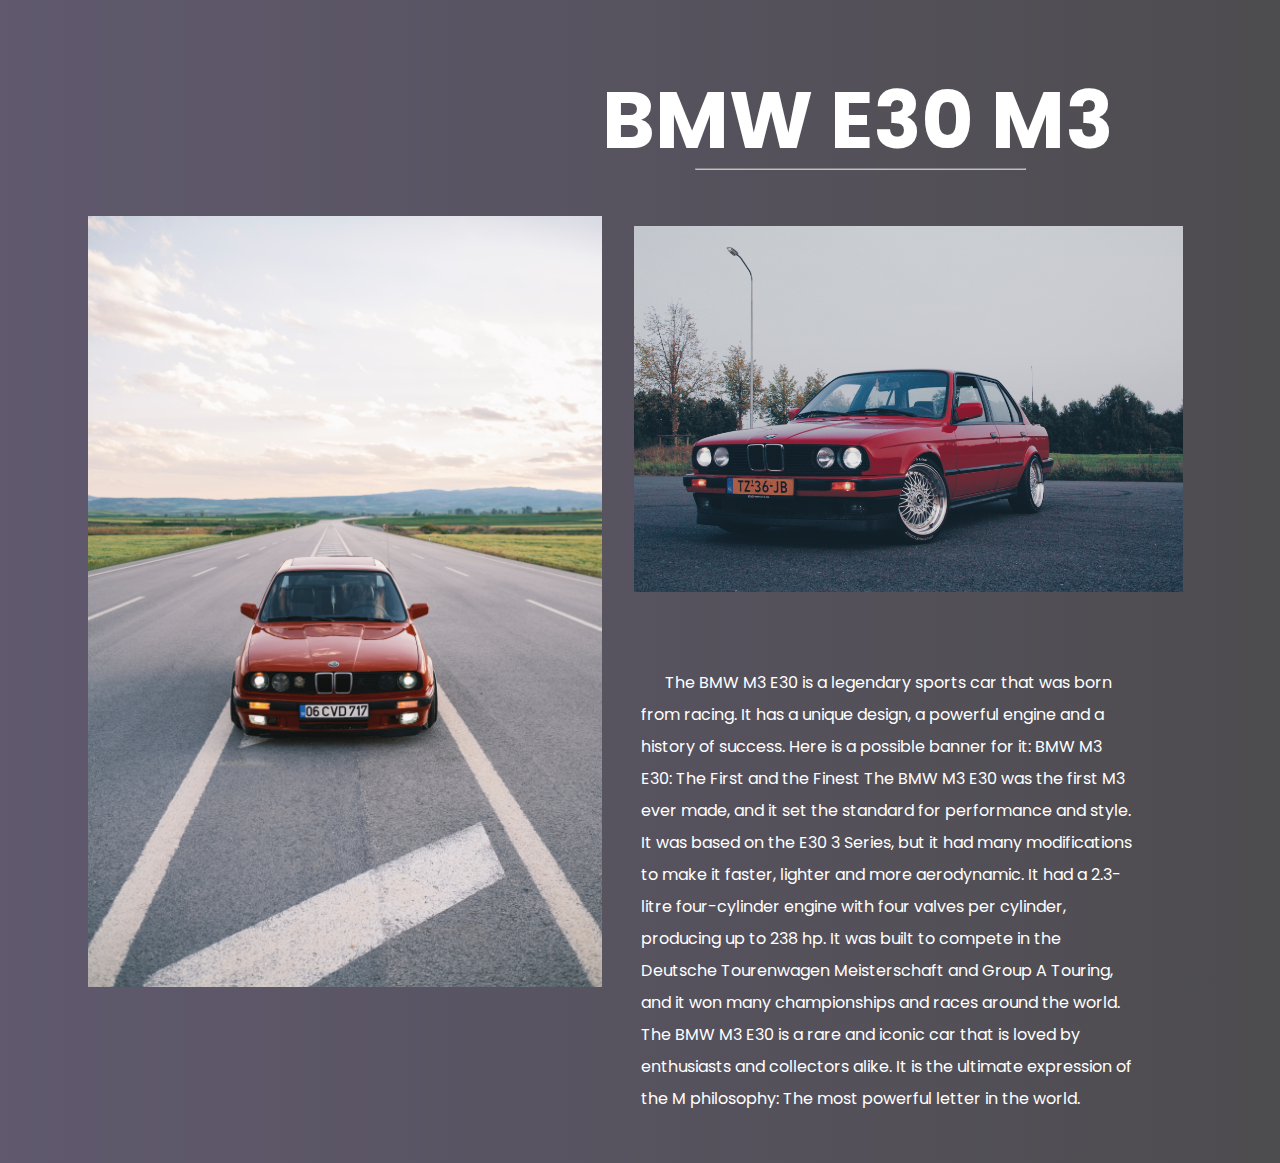
<file: securedPage.html>
<!DOCTYPE html>
<html lang="en">

<head>
    <meta charset="UTF-8">
    <meta name="viewport" content="width=device-width, initial-scale=1.0">
    <title>Secured Page</title>
    <style>
        @import url('https://fonts.googleapis.com/css2?family=Cabin&family=Poppins:ital,wght@0,100;0,300;0,400;1,100;1,200&display=swap');

        * {
            /* font-family: 'Cabin', sans-serif; */
            font-family: 'Poppins', sans-serif;
        }

        body {
            background: linear-gradient(to right, rgba(29, 19, 49, 0.7), rgba(2, 0, 4, 0.7));
            color: #fff;
        }

        .hero {
            display: grid;
            grid-template-columns: 1.5fr 2fr;
            justify-content: center;
            align-items: center;
            padding: 2rem;
            height: 100vh;
        }

        #image {
            width: 100%;
            margin: 3rem;
        }

        .bio {
            color: #fff;
            padding: 2rem;
            max-width: 80%;
            line-height: 2rem;
        }

        .name {
            margin: 2rem 1rem;
            font-size: 5rem;
        }

        .underline {
            width: 60%;
            opacity: 70%;
        }

        .bioText {
            padding-left: 10%;
        }
    </style>
</head>

<body>
    <div class="hero">
        <img id="image" src="./pexels-orhan-pergel-16650520.jpg" alt="Ratan Tata">
        <div class="bio">
            <h1 class="name">BMW E30 M3</h1>
            <hr class="underline">
            <img id="image" src="./pexels-joshua-köller-757185.jpg" alt="Ratan Tata">
            <p class="bioText">&nbsp;&nbsp;&nbsp;&nbsp;&nbsp;&nbsp;The BMW M3 E30 is a legendary sports car that was
                born from racing. It has a unique design, a powerful engine and a history of success. Here is a possible
                banner for it:

                BMW M3 E30: The First and the Finest

                The BMW M3 E30 was the first M3 ever made, and it set the standard for performance and style. It was
                based on the E30 3 Series, but it had many modifications to make it faster, lighter and more
                aerodynamic. It had a 2.3-litre four-cylinder engine with four valves per cylinder, producing up to 238
                hp. It was built to compete in the Deutsche Tourenwagen Meisterschaft and Group A Touring, and it won
                many championships and races around the world. The BMW M3 E30 is a rare and iconic car that is loved by
                enthusiasts and collectors alike. It is the ultimate expression of the M philosophy: The most powerful
                letter in the world.</p>
        </div>
    </div>
</body>

</html>
</file>
